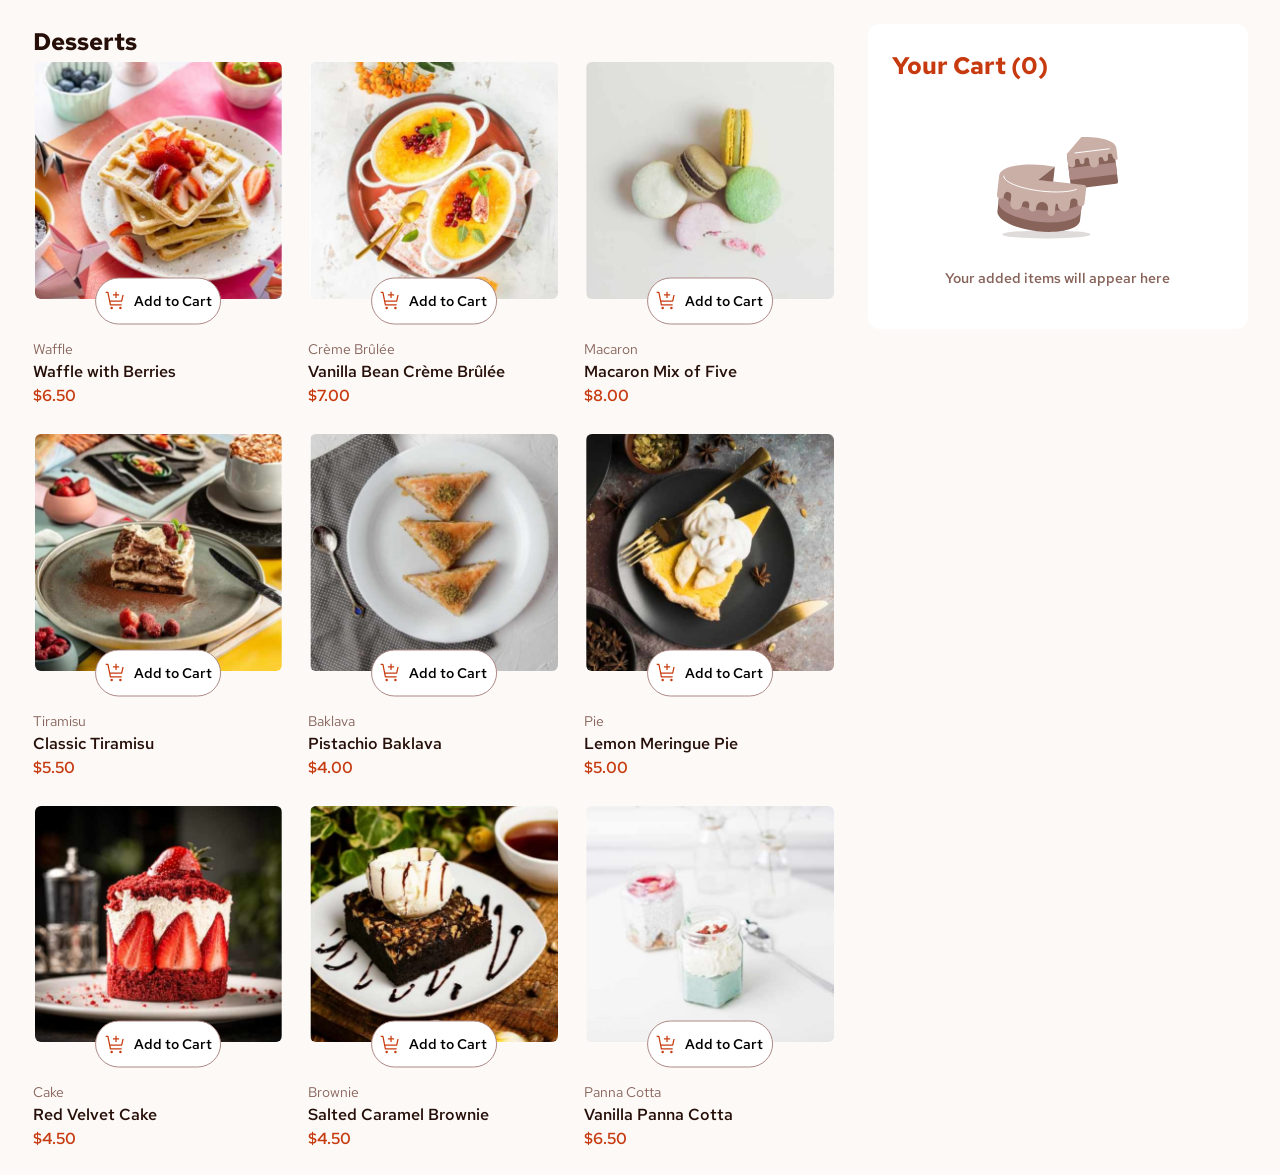
<file: index.html>
<!DOCTYPE html>
<html lang="en">
<head>
  <meta charset="UTF-8">
  <meta name="viewport" content="width=device-width, initial-scale=1.0">
  <link rel="icon" type="image/png" sizes="32x32" href="./assets/images/favicon-32x32.png">
  <link rel="stylesheet" href="./assets/css/styles.css">
  <title>Frontend Mentor | Product list with cart</title>
</head>
<body>

  <main class="app-container">
    <section class="products-section">
      <h1 class="section-title">Desserts</h1>
      <div class="product-grid" id="product-grid"></div>
    </section>

    <aside class="cart-section" aria-label="Shopping Cart">
      <h2 class="cart-title">Your Cart (<span id="cart-count">0</span>)</h2>
      
      <div class="cart-empty" id="cart-empty">
        <img src="./assets/images/illustration-empty-cart.svg" alt="Empty cart illustration">
        <p>Your added items will appear here</p>
      </div>

      <div class="cart-content hidden" id="cart-content">
        <ul class="cart-items" id="cart-items"></ul>
        <div class="cart-summary">
          <span class="summary-label">Order Total</span>
          <span class="summary-total" id="order-total">$0.00</span>
        </div>
        <div class="carbon-neutral-note">
          <img src="./assets/images/icon-carbon-neutral.svg" alt="">
          <p>This is a <strong>carbon-neutral</strong> delivery</p>
        </div>
        <button class="btn btn-confirm" id="confirm-order-btn">Confirm Order</button>
      </div>
    </aside>
  </main>

  <div class="modal-backdrop hidden" id="modal-backdrop">
    <div class="modal-card">
      <img src="./assets/images/icon-order-confirmed.svg" alt="Order confirmed" class="modal-icon">
      <h2 class="modal-title">Order Confirmed</h2>
      <p class="modal-subtitle">We hope you enjoy your food!</p>
      <div class="modal-order-summary">
        <ul class="modal-items" id="modal-items"></ul>
        <div class="modal-total-container">
          <span>Order Total</span>
          <strong class="modal-order-total" id="modal-order-total">$0.00</strong>
        </div>
      </div>
      <button class="btn btn-primary btn-full" id="start-new-order-btn">Start New Order</button>
    </div>
  </div>

  <script src="./assets/js/app.js" type="module"></script>
</body>
</html>
</file>
<file: assets/css/styles.css>
@import url("https://fonts.googleapis.com/css2?family=Red+Hat+Text:wght@400;600;700&display=swap");

:root {
  --color-red: hsl(14, 86%, 42%);
  --color-red-dark: hsl(14, 86%, 35%);
  --color-green: hsl(159, 69%, 38%);

  --color-rose-50: hsl(20, 50%, 98%);
  --color-rose-100: hsl(13, 31%, 94%);
  --color-rose-300: hsl(14, 25%, 72%);
  --color-rose-400: hsl(7, 20%, 60%);
  --color-rose-500: hsl(12, 20%, 44%);
  --color-rose-900: hsl(14, 65%, 9%);

  --font-family-body: "Red Hat Text", sans-serif;
}

@font-face {
  font-family: "Red Hat Text";
  font-style: normal;
  font-weight: 400;
  src: url("../fonts/static/RedHatText-Regular.ttf") format("truetype");
}

@font-face {
  font-family: "Red Hat Text";
  font-style: normal;
  font-weight: 600;
  src: url("../fonts/static/RedHatText-SemiBold.ttf") format("truetype");
}

@font-face {
  font-family: "Red Hat Text";
  font-style: normal;
  font-weight: 700;
  src: url("../fonts/static/RedHatText-Bold.ttf") format("truetype");
}

*,
*::before,
*::after {
  box-sizing: border-box;
  margin: 0;
  padding: 0;
}

body {
  min-height: 100vh;
  background-color: var(--color-rose-50);
  color: var(--color-rose-900);
  font-family: var(--font-family-body);
  font-size: 1rem;
  line-height: 1.5;
  padding: 1.5rem;
}

img {
  display: block;
  max-width: 100%;
}

button {
  font: inherit;
  border: none;
  background: none;
  cursor: pointer;
}

.hidden {
  display: none !important;
}

/* Layout & Container Breakpoints */
.app-container {
  max-width: 1215px;
  margin: 0 auto;
  display: flex;
  flex-direction: column;
  gap: 2rem;
}

/* Move Cart to the Side only on Large Screens where there is enough room */
@media (min-width: 1200px) {
  .app-container {
    flex-direction: row;
    align-items: flex-start;
  }

  .products-section {
    flex: 1;
  }

  .cart-section {
    width: 380px;
    flex-shrink: 0;
  }
}

/* Product Grid Breakpoints */
.product-grid {
  display: grid;
  grid-template-columns: 1fr;
  gap: 1.5rem;
}

/* 2 Columns when on tablets / small screens */
@media (min-width: 640px) {
  .product-grid {
    grid-template-columns: repeat(2, 1fr);
  }
}

/* 3 Columns while Cart is STILL UNDERNEATH (prevents button text overflow) */
@media (min-width: 1024px) {
  .product-grid {
    grid-template-columns: repeat(3, 1fr);
  }
}

/* Ensure Add to Cart Button scales cleanly inside container */
.add-to-cart-btn {
  position: absolute;
  bottom: 0;
  left: 50%;
  transform: translate(-50%, 50%);
  background-color: #ffffff;
  border: 1px solid var(--color-rose-400);
  border-radius: 999px;
  padding: 0.75rem 1rem;
  display: flex;
  align-items: center;
  justify-content: center;
  gap: 0.5rem;
  font-weight: 600;
  font-size: 0.875rem;
  white-space: nowrap;
  max-width: 90%;
}

  .products-section {
    flex: 1;
  }

  .cart-section {
    width: 380px;
  }
}

.section-title {
  font-size: 2.5rem;
  font-weight: 700;
  margin-bottom: 2rem;
}

.cart-section {
  background-color: #ffffff;
  padding: 1.5rem;
  border-radius: 0.75rem;
}

.cart-title {
  font-size: 1.5rem;
  font-weight: 700;
  color: var(--color-red);
  margin-bottom: 1.5rem;
}

.cart-empty {
  display: flex;
  flex-direction: column;
  align-items: center;
  justify-content: center;
  padding: 1rem 0;
  text-align: center;
}

.cart-empty p {
  font-size: 0.875rem;
  font-weight: 600;
  color: var(--color-rose-500);
  margin-top: 1rem;
}

.product-grid {
  display: grid;
  grid-template-columns: 1fr;
  gap: 1.5rem;
}

@media (min-width: 768px) {
  .product-grid { grid-template-columns: repeat(2, 1fr); }
}

@media (min-width: 1024px) {
  .product-grid { grid-template-columns: repeat(3, 1fr); }
}

.product-card {
  display: flex;
  flex-direction: column;
}

.product-image-container {
  position: relative;
  margin-bottom: 2.375rem;
}

.product-image {
  width: 100%;
  border-radius: 0.5rem;
  border: 2px solid transparent;
  transition: border-color 0.2s ease;
}

.product-card.selected .product-image {
  border-color: var(--color-red);
}

.add-to-cart-btn {
  position: absolute;
  bottom: 0;
  left: 50%;
  transform: translate(-50%, 50%);
  background-color: #ffffff;
  border: 1px solid var(--color-rose-400);
  border-radius: 999px;
  padding: 0.75rem 0.75rem;
  display: flex;
  align-items: center;
  gap: 0.5rem;
  font-weight: 600;
  font-size: 0.875rem;
  white-space: nowrap;
  transition: color 0.2s ease, border-color 0.2s ease;
}

.add-to-cart-btn:hover {
  color: var(--color-red);
  border-color: var(--color-red);
}

.quantity-controls {
  position: absolute;
  bottom: 0;
  left: 50%;
  transform: translate(-50%, 50%);
  background-color: var(--color-red);
  border-radius: 999px;
  padding: 0.75rem 1rem;
  display: flex;
  align-items: center;
  justify-content: space-between;
  width: 160px;
  color: #ffffff;
}

.btn-qty {
  width: 20px;
  height: 20px;
  border-radius: 50%;
  border: 1px solid #ffffff;
  display: flex;
  align-items: center;
  justify-content: center;
  transition: background-color 0.2s ease;
}

.btn-qty:hover {
  background-color: #ffffff;
}

.btn-qty svg path {
  transition: fill 0.2s ease;
}

.btn-qty:hover svg path {
  fill: var(--color-red);
}

.product-category {
  font-size: 0.875rem;
  color: var(--color-rose-500);
}

.product-name {
  font-size: 1rem;
  font-weight: 600;
  color: var(--color-rose-900);
}

.product-price {
  font-size: 1rem;
  font-weight: 600;
  color: var(--color-red);
}

.cart-item {
  display: flex;
  align-items: center;
  justify-content: space-between;
  padding: 1rem 0;
  border-bottom: 1px solid var(--color-rose-100);
}

.cart-item-details h4 {
  font-size: 0.875rem;
  font-weight: 600;
}

.cart-item-numbers {
  display: flex;
  gap: 0.75rem;
  font-size: 0.875rem;
}

.cart-item-qty {
  color: var(--color-red);
  font-weight: 700;
}

.cart-item-unit-price { color: var(--color-rose-400); }
.cart-item-total-price { color: var(--color-rose-500); font-weight: 600; }

.btn-remove-item {
  border: 1px solid var(--color-rose-300);
  border-radius: 50%;
  width: 20px;
  height: 20px;
  display: flex;
  align-items: center;
  justify-content: center;
  color: var(--color-rose-300);
  transition: border-color 0.2s ease;
}

.btn-remove-item:hover {
  border-color: var(--color-rose-900);
}

.btn-remove-item svg path {
  transition: fill 0.2s ease;
}

.btn-remove-item:hover svg path {
  fill: var(--color-rose-900);
}

.cart-summary {
  display: flex;
  align-items: center;
  justify-content: space-between;
  margin: 1.5rem 0;
}

.summary-total {
  font-size: 1.5rem;
  font-weight: 700;
}

.carbon-neutral-note {
  background-color: var(--color-rose-50);
  display: flex;
  align-items: center;
  justify-content: center;
  gap: 0.5rem;
  padding: 1rem;
  border-radius: 0.5rem;
  font-size: 0.875rem;
  margin-bottom: 1.5rem;
}

.btn-confirm,
.btn-primary {
  width: 100%;
  background-color: var(--color-red);
  color: #ffffff;
  padding: 1rem;
  border-radius: 999px;
  font-weight: 600;
  transition: background-color 0.2s ease;
}

.btn-confirm:hover,
.btn-primary:hover {
  background-color: var(--color-red-dark);
}

.modal-backdrop {
  position: fixed;
  inset: 0;
  background-color: rgba(0, 0, 0, 0.5);
  display: flex;
  align-items: flex-end;
  justify-content: center;
  z-index: 1000;
}

@media (min-width: 768px) {
  .modal-backdrop { align-items: center; }
}

.modal-card {
  background-color: #ffffff;
  width: 100%;
  max-width: 600px;
  border-radius: 0.75rem 0.75rem 0 0;
  padding: 2.5rem;
  max-height: 90vh;
  overflow-y: auto;
}

@media (min-width: 768px) {
  .modal-card { border-radius: 0.75rem; }
}

.modal-order-summary {
  background-color: var(--color-rose-50);
  padding: 1.5rem;
  border-radius: 0.5rem;
  margin: 1.5rem 0;
}

.modal-item {
  display: flex;
  align-items: center;
  justify-content: space-between;
  padding-bottom: 1rem;
  margin-bottom: 1rem;
  border-bottom: 1px solid var(--color-rose-100);
}

.modal-item-info {
  display: flex;
  align-items: center;
  gap: 1rem;
}

.modal-item-thumb {
  width: 48px;
  height: 48px;
  border-radius: 0.25rem;
}

.modal-total-container {
  display: flex;
  align-items: center;
  justify-content: space-between;
  padding-top: 0.5rem;
}

.modal-order-total {
  font-size: 1.5rem;
  font-weight: 700;
}
</file>
